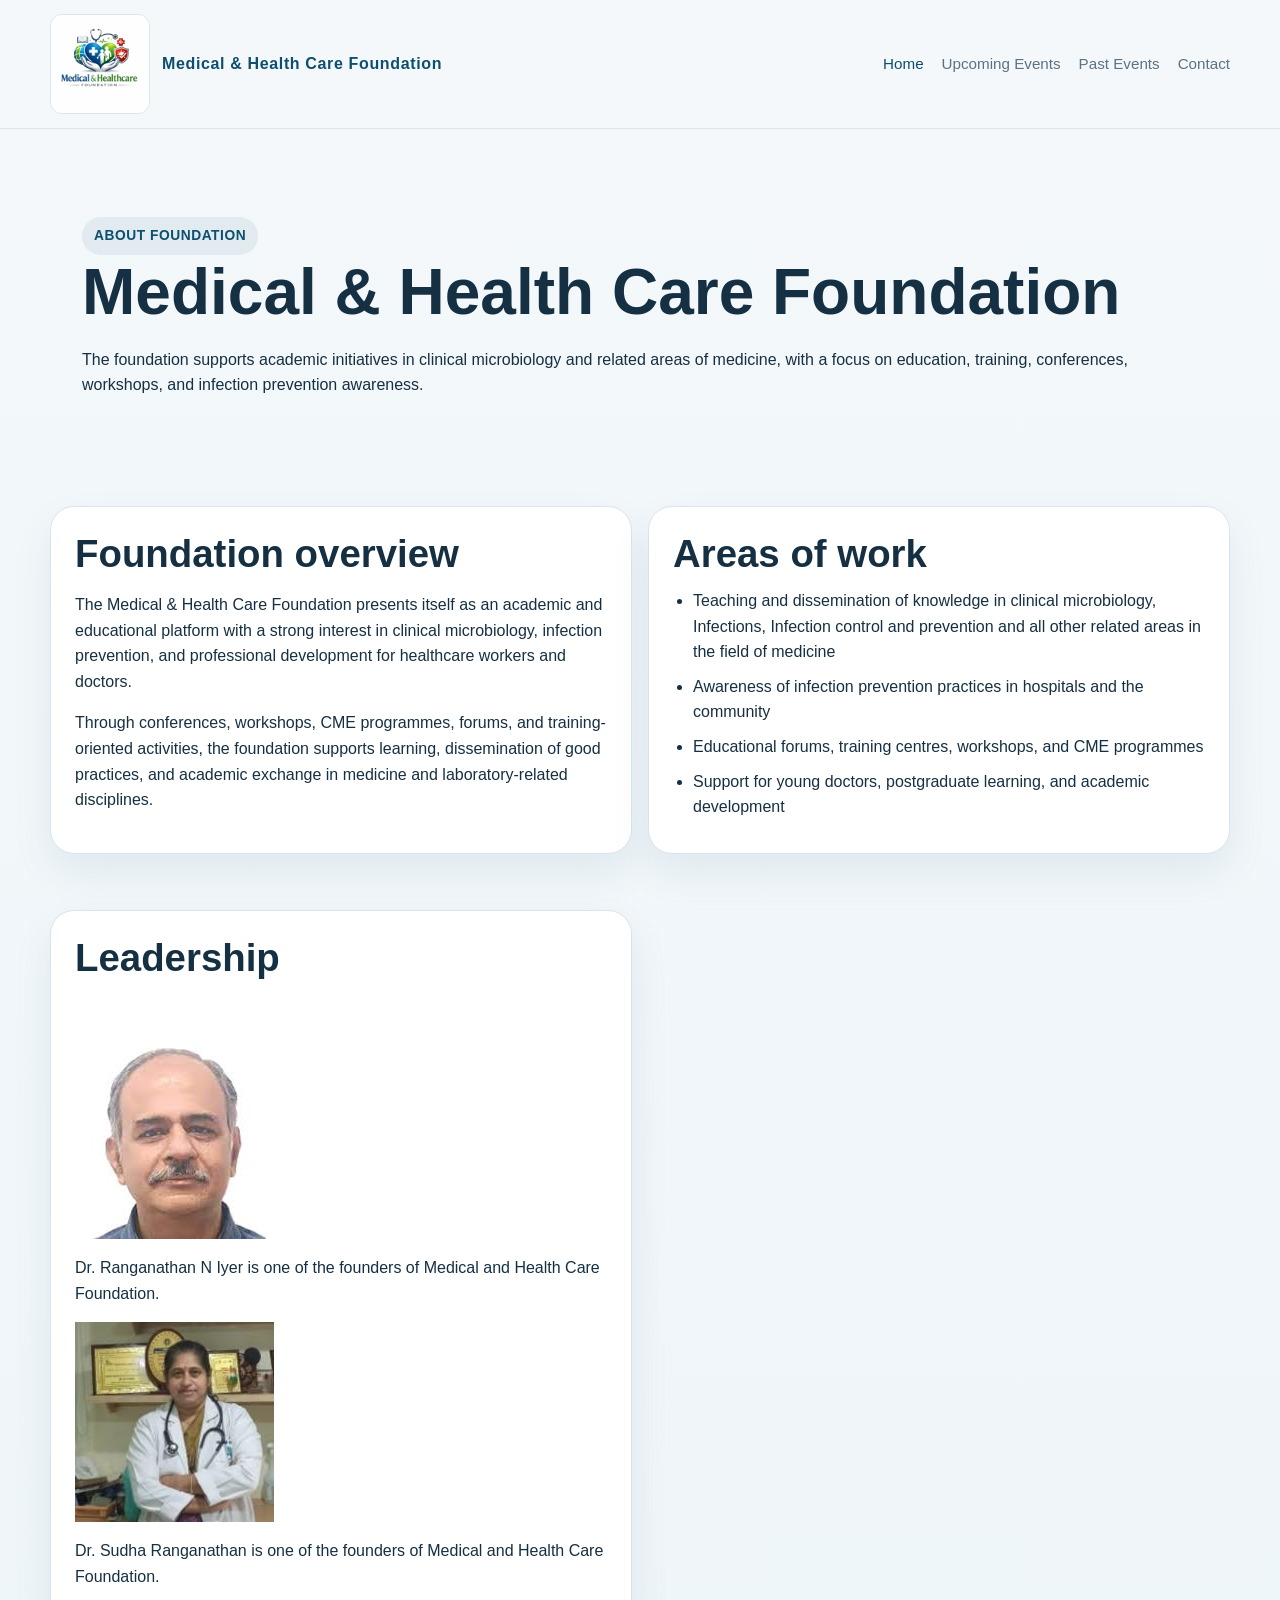
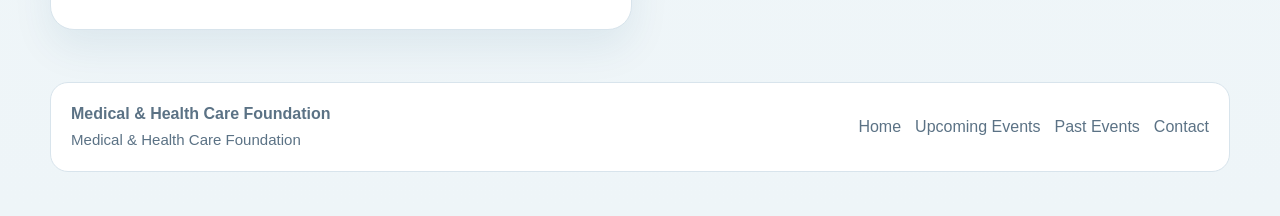
<file: index.html>
<!DOCTYPE html>
<html lang="en">
<head>
  <meta charset="UTF-8" />
  <meta name="viewport" content="width=device-width, initial-scale=1.0" />
  <title>About Foundation | Medical &amp; Health Care Foundation</title>
  <link rel="stylesheet" href="styles.css" />
</head>
<body>
  <header class="site-header">
    <div class="container nav-wrap">
      <div class="brand">
        <img src="assets/foundation-logo.jpeg" alt="Medical &amp; Health Care Foundation logo" />
        <div class="brand-text">
          <strong>Medical & Health Care Foundation</strong>
        </div>
      </div>
      <button class="menu-toggle" id="menuToggle" aria-label="Toggle menu">☰</button>
      <nav class="nav-links" id="navLinks">
        <a href="index.html" class="active">Home</a>
        <a href="upcoming-events.html">Upcoming Events</a>
        <a href="past-events.html">Past Events</a>
        <a href="contact.html">Contact</a>
      </nav>
    </div>
  </header>
  
<main>
  <section class="page-hero">
    <div class="container">

        <div class="hero-copy">
          <div class="eyebrow">About Foundation</div>
          <h1>Medical &amp; Health Care Foundation</h1>
          <p>
            The foundation supports academic initiatives in clinical microbiology and related areas of medicine, with a focus on education, training, conferences, workshops, and infection prevention awareness.
          </p>
        </div>
    </div>
  </section>

  <section>
    <div class="container grid-2">
      <div class="card">
        <h2>Foundation overview</h2>
        <p>
          The Medical &amp; Health Care Foundation presents itself as an academic and educational platform with a strong interest in clinical microbiology, infection prevention, and professional development for healthcare workers and doctors.
        </p>
        <p>
          Through conferences, workshops, CME programmes, forums, and training-oriented activities, the foundation supports learning, dissemination of good practices, and academic exchange in medicine and laboratory-related disciplines.
        </p>
      </div>
      <div class="card">
        <h2>Areas of work</h2>
        <ul class="clean">
          <li>Teaching and dissemination of knowledge in clinical microbiology, Infections,
Infection control and prevention and all other related areas in the field of
medicine</li>
          <li>Awareness of infection prevention practices in hospitals and the community</li>
          <li>Educational forums, training centres, workshops, and CME programmes</li>
          <li>Support for young doctors, postgraduate learning, and academic development</li>
        </ul>
      </div>
    </div>
  </section>

  <section>
    <div class="container grid-2">
      <div class="card">
        <h2>Leadership</h2>
        <img src="assets/drranganathan.jpg" alt="Dr.Ranganathan" />
        <p>
          Dr. Ranganathan N Iyer is one of the founders of Medical and Health Care Foundation.
        </p>
        <img src="assets/Drsudha.jpg" alt="Dr.Sudha" />
          <p>
          Dr. Sudha Ranganathan is one of the founders of Medical and Health Care Foundation.
        </p>
      </div>
    </div>
  </section>
</main>

  <footer class="site-footer">
    <div class="container">
      <div class="footer-card">
        <div>
          <strong>Medical & Health Care Foundation</strong><br />
          <span class="small">Medical &amp; Health Care Foundation</span>
        </div>
        <div class="footer-links">
        <a href="index.html" class="active">Home</a>
        <a href="upcoming-events.html">Upcoming Events</a>
        <a href="past-events.html">Past Events</a>
        <a href="contact.html">Contact</a>
        </div>
      </div>
    </div>
  </footer>
  <script src="script.js"></script>
</body>
</html>
</file>
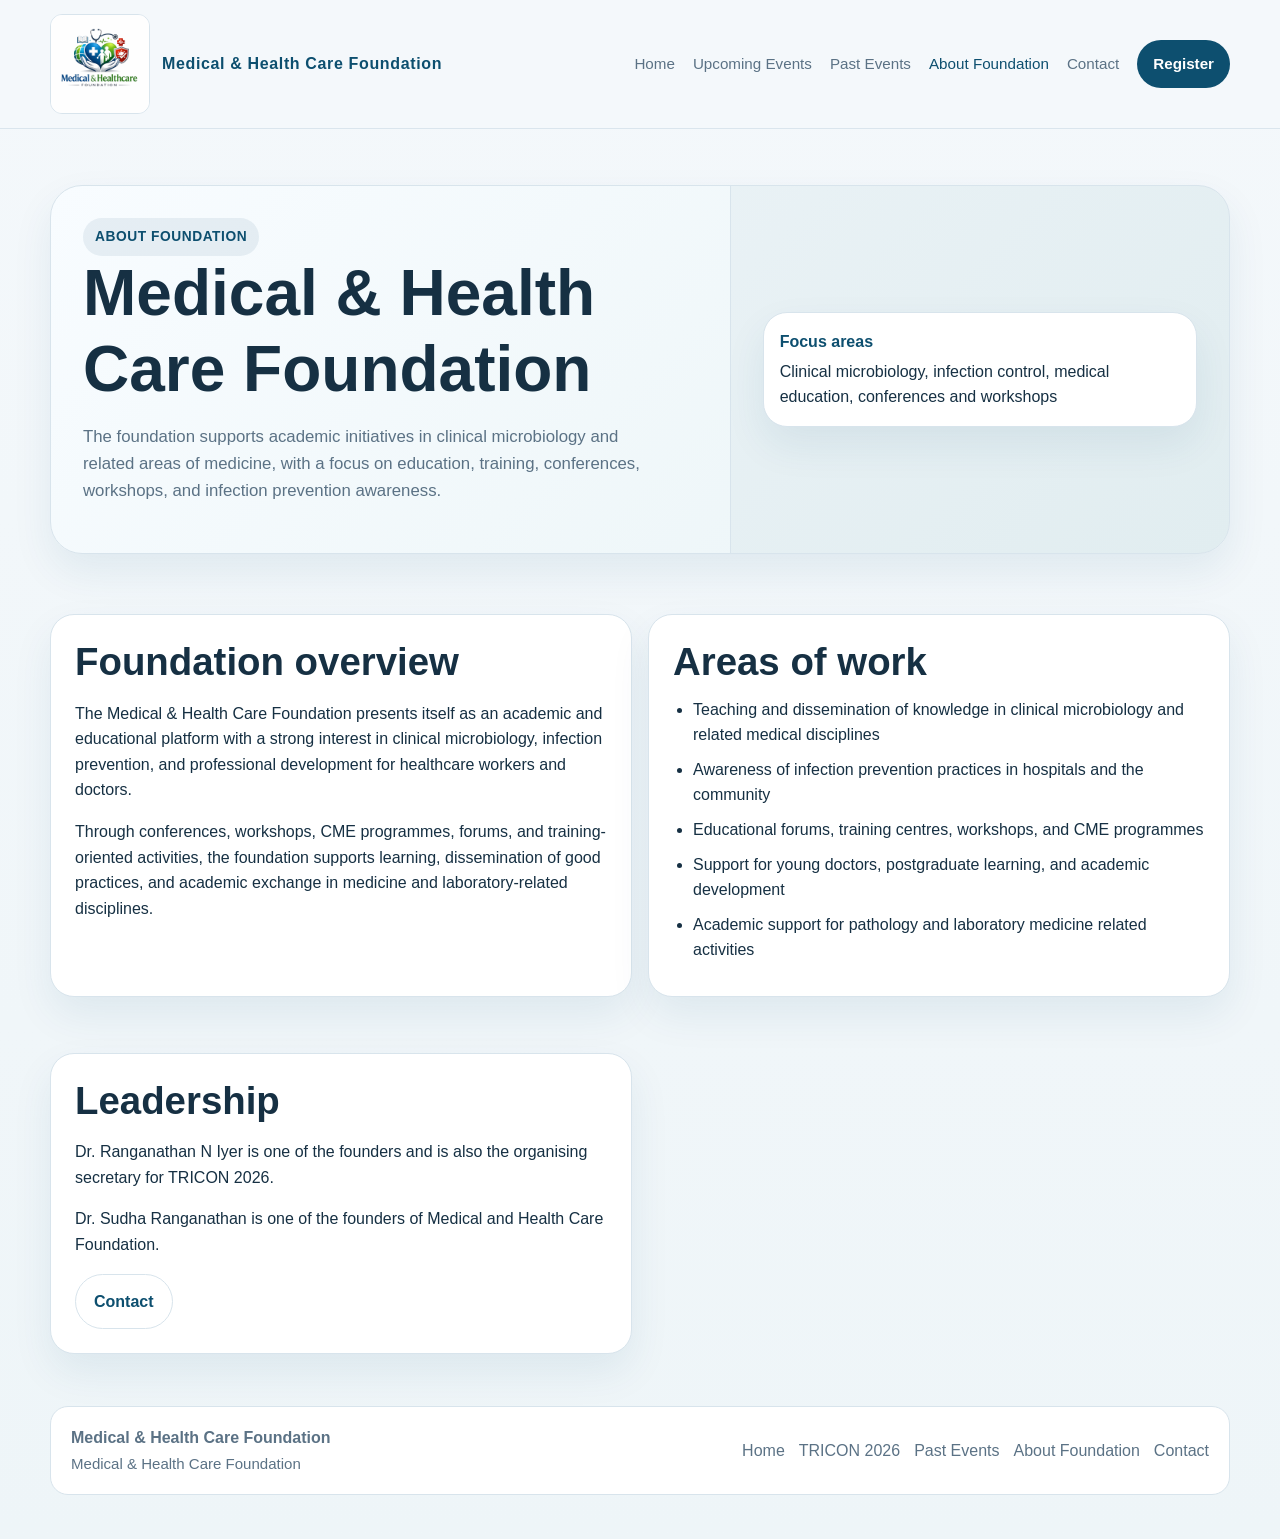
<file: about-foundation.html>
<!DOCTYPE html>
<html lang="en">
<head>
  <meta charset="UTF-8" />
  <meta name="viewport" content="width=device-width, initial-scale=1.0" />
  <title>About Foundation</title>
  <link rel="stylesheet" href="styles.css" />
</head>
<body>
  <header class="site-header">
    <div class="container nav-wrap">
      <div class="brand">
        <img src="assets/foundation-logo.jpeg" alt="Medical &amp; Health Care Foundation logo" />
        <div class="brand-text">
          <strong>Medical & Health Care Foundation</strong>
        </div>
      </div>
      <button class="menu-toggle" id="menuToggle" aria-label="Toggle menu">☰</button>
      <nav class="nav-links" id="navLinks">
        <a href="index.html">Home</a>
        <a href="tricon-2026.html">Upcoming Events</a>
        <a href="past-events.html">Past Events</a>
        <a href="about-foundation.html" class="active">About Foundation</a>
        <a href="contact.html">Contact</a>
        <a href="https://forms.gle/6FyqQYYERFJWdzvt6" target="_blank" rel="noopener" class="nav-cta">Register</a>
      </nav>
    </div>
  </header>
  
<main>
  <section class="page-hero">
    <div class="container">
      <div class="hero-card">
        <div class="hero-copy">
          <div class="eyebrow">About Foundation</div>
          <h1>Medical &amp; Health Care Foundation</h1>
          <p class="lead">
            The foundation supports academic initiatives in clinical microbiology and related areas of medicine, with a focus on education, training, conferences, workshops, and infection prevention awareness.
          </p>
        </div>
        <div class="hero-side centered">
          
          <div class="info-card">
            <strong>Focus areas</strong>
            <div>Clinical microbiology, infection control, medical education, conferences and workshops</div>
          </div>
        </div>
      </div>
    </div>
  </section>

  <section>
    <div class="container grid-2">
      <div class="card">
        <h2>Foundation overview</h2>
        <p>
          The Medical &amp; Health Care Foundation presents itself as an academic and educational platform with a strong interest in clinical microbiology, infection prevention, and professional development for healthcare workers and doctors.
        </p>
        <p>
          Through conferences, workshops, CME programmes, forums, and training-oriented activities, the foundation supports learning, dissemination of good practices, and academic exchange in medicine and laboratory-related disciplines.
        </p>
      </div>
      <div class="card">
        <h2>Areas of work</h2>
        <ul class="clean">
          <li>Teaching and dissemination of knowledge in clinical microbiology and related medical disciplines</li>
          <li>Awareness of infection prevention practices in hospitals and the community</li>
          <li>Educational forums, training centres, workshops, and CME programmes</li>
          <li>Support for young doctors, postgraduate learning, and academic development</li>
          <li>Academic support for pathology and laboratory medicine related activities</li>
        </ul>
      </div>
    </div>
  </section>

  <section>
    <div class="container grid-2">
      <div class="card">
        <h2>Leadership</h2>
        <p>
          Dr. Ranganathan N Iyer is one of the founders and is also the organising secretary for TRICON 2026.
        </p>
          <p>
          Dr. Sudha Ranganathan is one of the founders of Medical and Health Care Foundation.
        </p>
        <div class="cta-row">
          <a class="btn btn-secondary" href="contact.html">Contact</a>
        </div>
      </div>
    </div>
  </section>
</main>

  <footer class="site-footer">
    <div class="container">
      <div class="footer-card">
        <div>
          <strong>Medical & Health Care Foundation</strong><br />
          <span class="small">Medical &amp; Health Care Foundation</span>
        </div>
        <div class="footer-links">
          <a href="index.html">Home</a>
          <a href="tricon-2026.html">TRICON 2026</a>
          <a href="past-events.html">Past Events</a>
        <a href="about-foundation.html">About Foundation</a>
          <a href="contact.html">Contact</a>
        </div>
      </div>
    </div>
  </footer>
  <script src="script.js"></script>
</body>
</html>
</file>
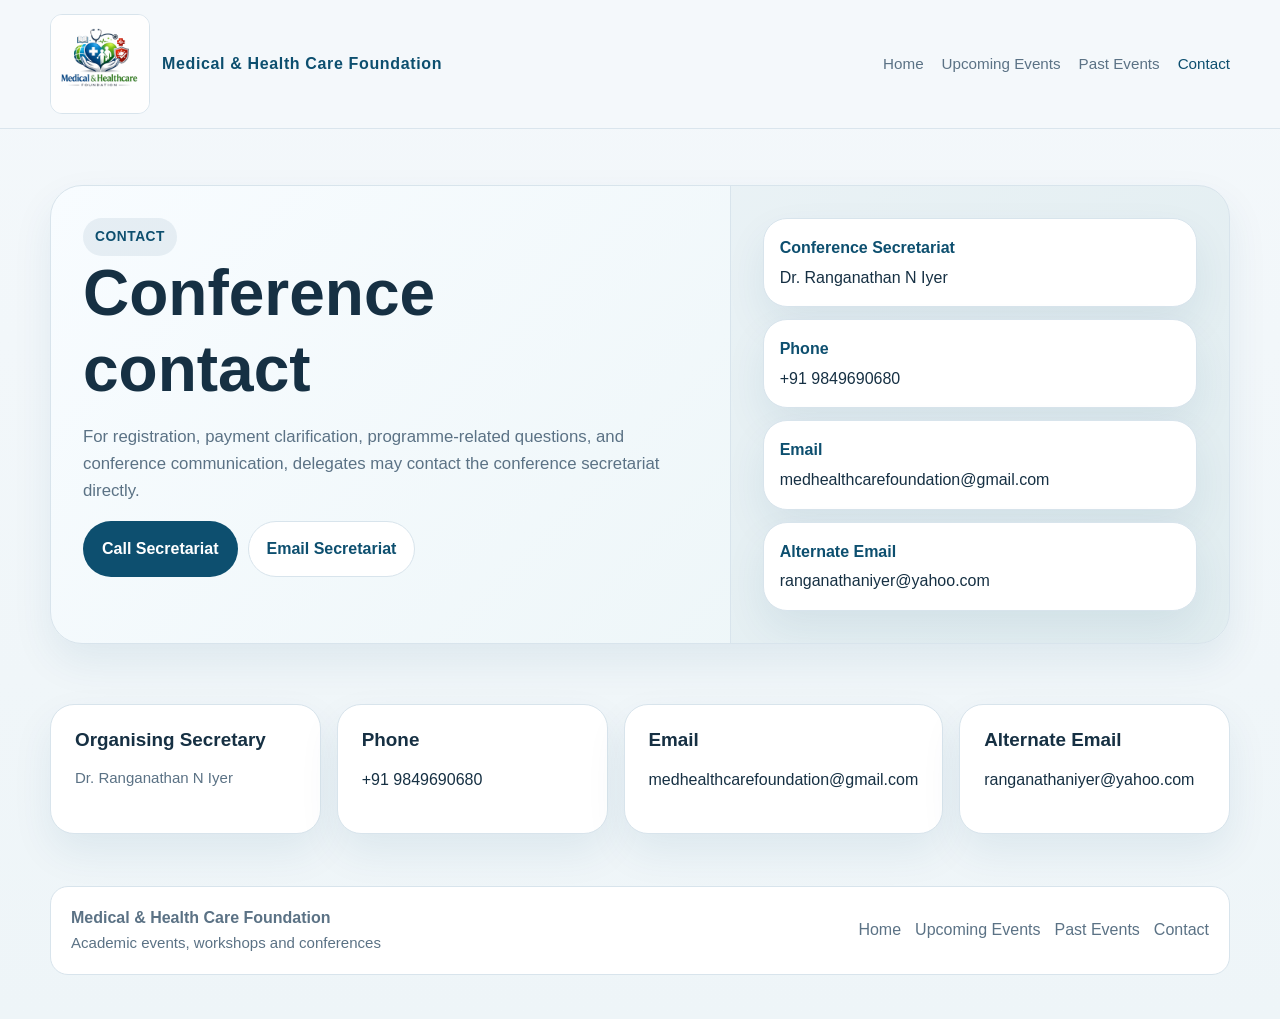
<file: contact.html>
<!DOCTYPE html>
<html lang="en">
<head>
  <meta charset="UTF-8" />
  <meta name="viewport" content="width=device-width, initial-scale=1.0" />
  <title>Contact | Medical &amp; Health Care Foundation</title>
  <link rel="stylesheet" href="styles.css" />
</head>
<body>
  <header class="site-header">
    <div class="container nav-wrap">
      <div class="brand">
        <img src="assets/foundation-logo.jpeg" alt="Medical &amp; Health Care Foundation logo" />
        <div class="brand-text">
          <strong>Medical &amp; Health Care Foundation</strong>
        </div>
      </div>
      <button class="menu-toggle" id="menuToggle" aria-label="Toggle menu">☰</button>
      <nav class="nav-links" id="navLinks">
        <a href="index.html">Home</a>
        <a href="upcoming-events.html">Upcoming Events</a>
        <a href="past-events.html">Past Events</a>
        <a href="contact.html" class="active">Contact</a>
      </nav>
    </div>
  </header>
  
<main>
  <section class="page-hero">
    <div class="container">
      <div class="hero-card">
        <div class="hero-copy">
          <div class="eyebrow">Contact</div>
          <h1>Conference contact</h1>
          <p class="lead">
            For registration, payment clarification, programme-related questions, and conference communication, delegates may contact the conference secretariat directly.
          </p>
          <div class="cta-row">
            <a class="btn btn-primary" href="tel:+919849690680">Call Secretariat</a>
            <a class="btn btn-secondary" href="mailto:medhealthcarefoundation@gmail.com">Email Secretariat</a>
          </div>
        </div>
        <div class="hero-side">
          
          <div class="info-card">
            <strong>Conference Secretariat</strong>
            <div>Dr. Ranganathan N Iyer</div>
          </div>
          <div class="info-card">
            <strong>Phone</strong>
            <div>+91 9849690680</div>
          </div>
          <div class="info-card">
            <strong>Email</strong>
            <div>medhealthcarefoundation@gmail.com</div>
          </div>
          <div class="info-card">
            <strong>Alternate Email</strong>
            <div>ranganathaniyer@yahoo.com</div>
          </div>
        </div>
      </div>
    </div>
  </section>

  <section>
    <div class="container contact-grid">
      <div class="card">
        <h3>Organising Secretary</h3>
        <p class="small">Dr. Ranganathan N Iyer</p>
      </div>
      <div class="card">
        <h3>Phone</h3>
        <p><a href="tel:+919849690680">+91 9849690680</a></p>
      </div>
      <div class="card">
        <h3>Email</h3>
        <p><a href="mailto:medhealthcarefoundation@gmail.com">medhealthcarefoundation@gmail.com</a></p>
      </div>
      <div class="card">
        <h3>Alternate Email</h3>
        <p><a href="mailto:ranganathaniyer@yahoo.com">ranganathaniyer@yahoo.com</a></p>
      </div>
    </div>
  </section>
</main>

  <footer class="site-footer">
    <div class="container">
      <div class="footer-card">
        <div>
          <strong>Medical &amp; Health Care Foundation</strong><br />
          <span class="small">Academic events, workshops and conferences</span>
        </div>
        <div class="footer-links">
        <a href="index.html">Home</a>
        <a href="upcoming-events.html">Upcoming Events</a>
        <a href="past-events.html">Past Events</a>
        <a href="contact.html" class="active">Contact</a>
        </div>
      </div>
    </div>
  </footer>
  <script src="script.js"></script>
</body>
</html>
</file>
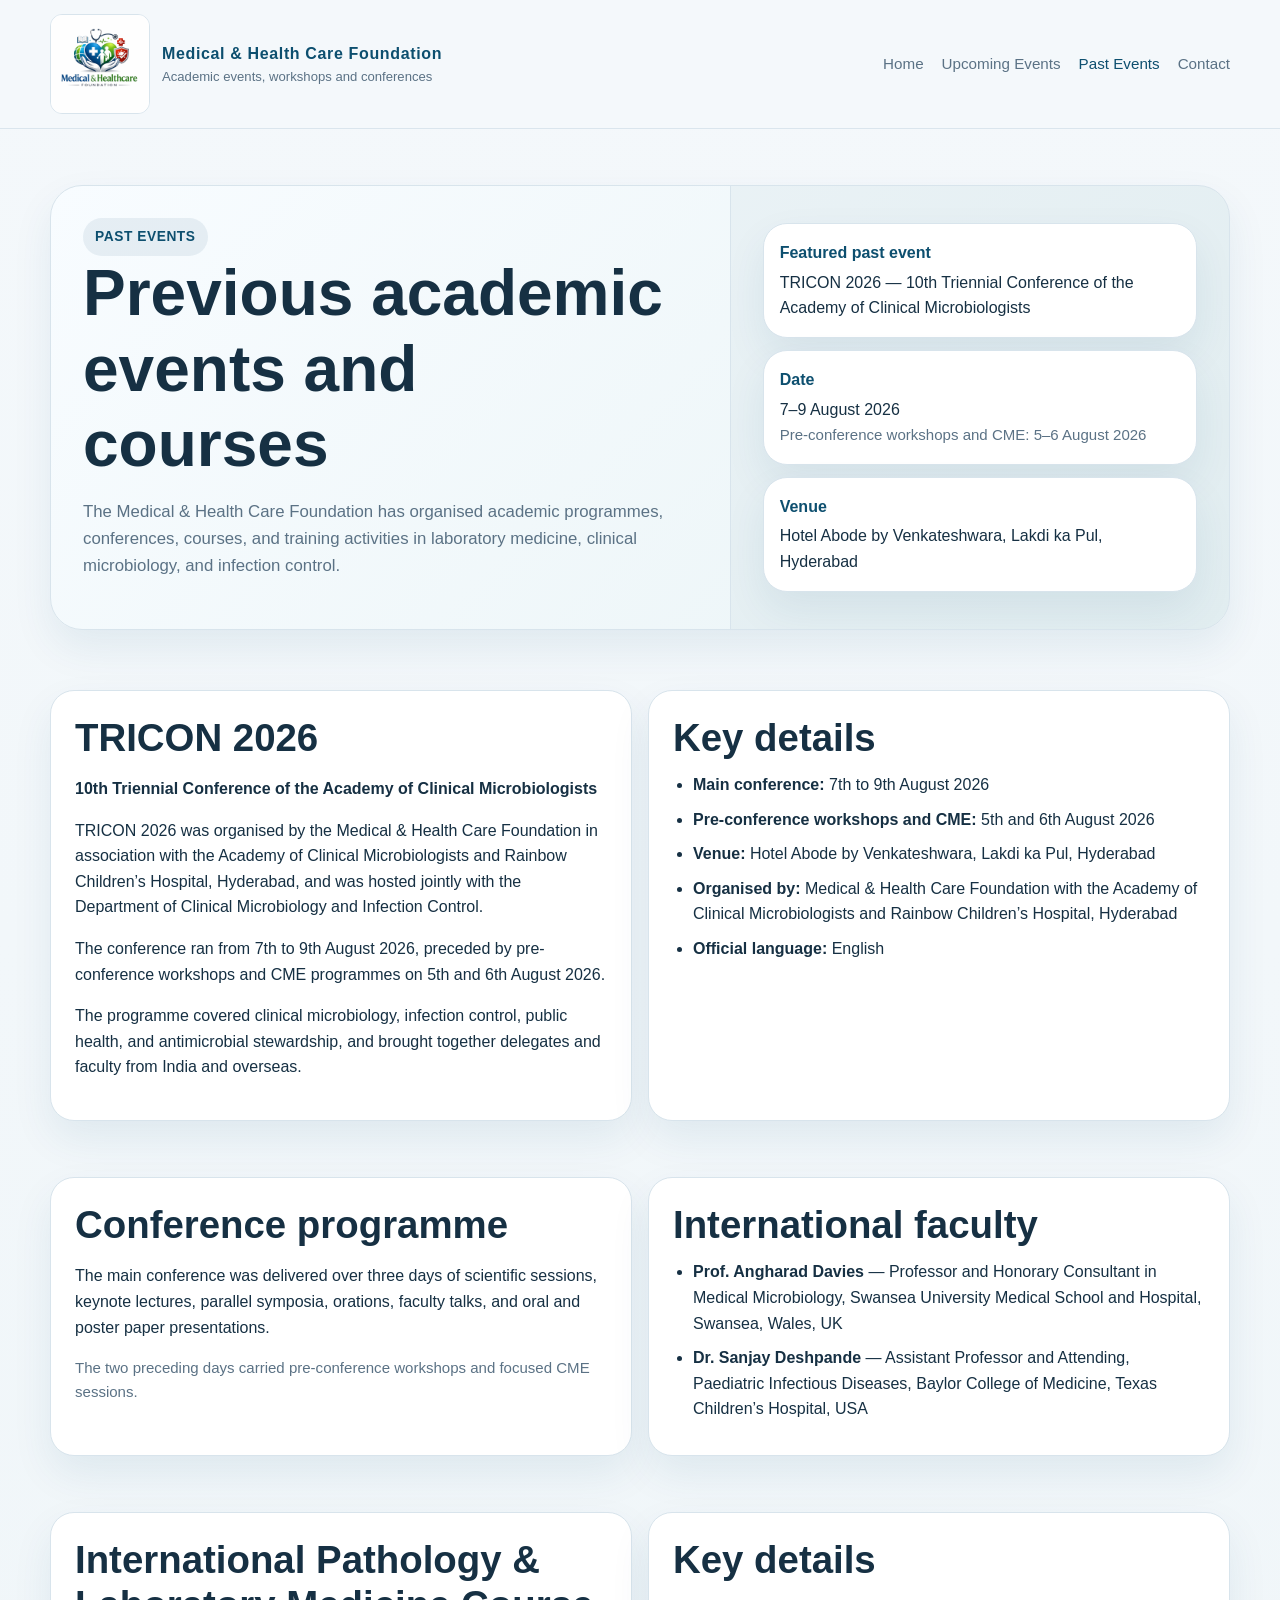
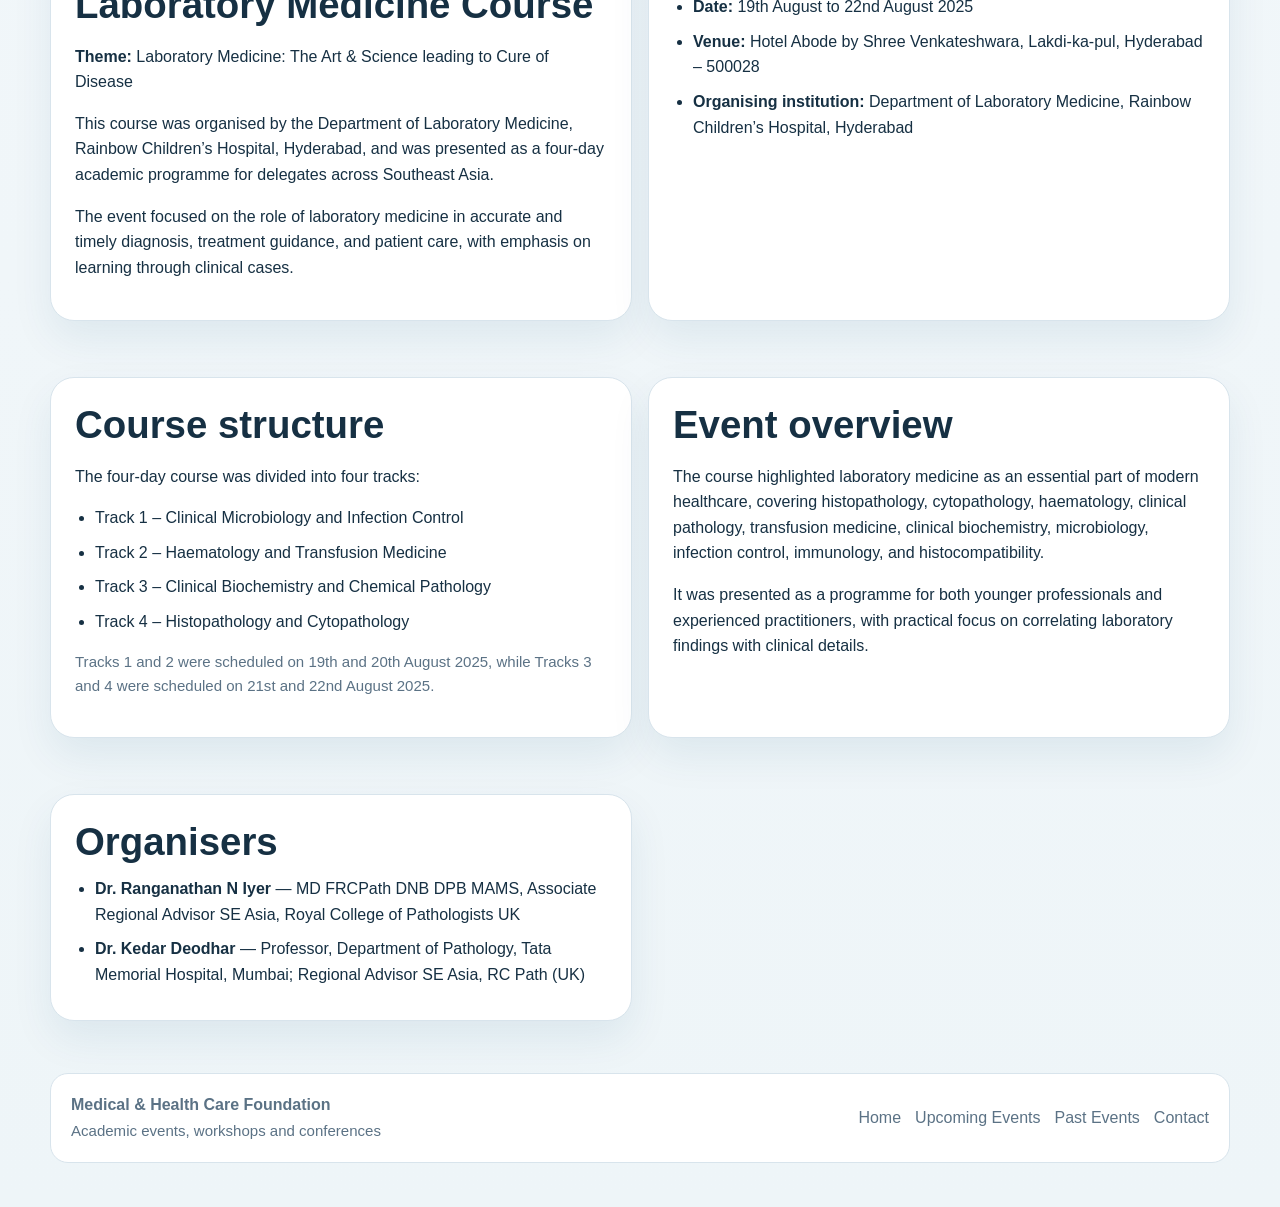
<file: past-events.html>
<!DOCTYPE html>
<html lang="en">
<head>
  <meta charset="UTF-8" />
  <meta name="viewport" content="width=device-width, initial-scale=1.0" />
  <title>Past Events | Medical &amp; Health Care Foundation</title>
  <link rel="stylesheet" href="styles.css" />
</head>
<body>
  <header class="site-header">
    <div class="container nav-wrap">
      <div class="brand">
        <img src="assets/foundation-logo.jpeg" alt="Medical &amp; Health Care Foundation logo" />
        <div class="brand-text">
          <strong>Medical &amp; Health Care Foundation</strong>
          <span>Academic events, workshops and conferences</span>
        </div>
      </div>
      <button class="menu-toggle" id="menuToggle" aria-label="Toggle menu">☰</button>
      <nav class="nav-links" id="navLinks">
        <a href="index.html">Home</a>
        <a href="upcoming-events.html">Upcoming Events</a>
        <a href="past-events.html" class="active">Past Events</a>
        <a href="contact.html">Contact</a>
      </nav>
    </div>
  </header>

  <main>
    <section class="page-hero">
      <div class="container">
        <div class="hero-card">
          <div class="hero-copy">
            <div class="eyebrow">Past Events</div>
            <h1>Previous academic events and courses</h1>
            <p class="lead">
              The Medical &amp; Health Care Foundation has organised academic programmes, conferences, courses, and training activities in laboratory medicine, clinical microbiology, and infection control.
            </p>
          </div>
          <div class="hero-side centered">
          
            <div class="info-card">
              <strong>Featured past event</strong>
              <div>TRICON 2026 &mdash; 10th Triennial Conference of the Academy of Clinical Microbiologists</div>
            </div>
            <div class="info-card">
              <strong>Date</strong>
              <div>7–9 August 2026<br />
              <span class="small">Pre-conference workshops and CME: 5–6 August 2026</span></div>
            </div>
            <div class="info-card">
              <strong>Venue</strong>
              <div>Hotel Abode by Venkateshwara, Lakdi ka Pul, Hyderabad</div>
            </div>
          </div>
        </div>
      </div>
    </section>
    <section>
      <div class="container grid-2">
        <div class="card">
          <h2>TRICON 2026</h2>
          <p>
            <strong>10th Triennial Conference of the Academy of Clinical Microbiologists</strong>
          </p>
          <p>
            TRICON 2026 was organised by the Medical &amp; Health Care Foundation in association with the Academy of Clinical Microbiologists and Rainbow Children&rsquo;s Hospital, Hyderabad, and was hosted jointly with the Department of Clinical Microbiology and Infection Control.
          </p>
          <p>
            The conference ran from 7th to 9th August 2026, preceded by pre-conference workshops and CME programmes on 5th and 6th August 2026.
          </p>
          <p>
            The programme covered clinical microbiology, infection control, public health, and antimicrobial stewardship, and brought together delegates and faculty from India and overseas.
          </p>
        </div>
        <div class="card">
          <h2>Key details</h2>
          <ul class="clean">
            <li><strong>Main conference:</strong> 7th to 9th August 2026</li>
            <li><strong>Pre-conference workshops and CME:</strong> 5th and 6th August 2026</li>
            <li><strong>Venue:</strong> Hotel Abode by Venkateshwara, Lakdi ka Pul, Hyderabad</li>
            <li><strong>Organised by:</strong> Medical &amp; Health Care Foundation with the Academy of Clinical Microbiologists and Rainbow Children&rsquo;s Hospital, Hyderabad</li>
            <li><strong>Official language:</strong> English</li>
          </ul>
        </div>
      </div>
    </section>

    <section>
      <div class="container grid-2">
        <div class="card">
          <h2>Conference programme</h2>
          <p>
            The main conference was delivered over three days of scientific sessions, keynote lectures, parallel symposia, orations, faculty talks, and oral and poster paper presentations.
          </p>
          <p class="small">
            The two preceding days carried pre-conference workshops and focused CME sessions.
          </p>
        </div>
        <div class="card">
          <h2>International faculty</h2>
          <ul class="clean">
            <li><strong>Prof. Angharad Davies</strong> &mdash; Professor and Honorary Consultant in Medical Microbiology, Swansea University Medical School and Hospital, Swansea, Wales, UK</li>
            <li><strong>Dr. Sanjay Deshpande</strong> &mdash; Assistant Professor and Attending, Paediatric Infectious Diseases, Baylor College of Medicine, Texas Children&rsquo;s Hospital, USA</li>
          </ul>
        </div>
      </div>
    </section>

    <section>
      <div class="container grid-2">
        <div class="card">
          <h2>International Pathology &amp; Laboratory Medicine Course</h2>
          <p>
            <strong>Theme:</strong> Laboratory Medicine: The Art &amp; Science leading to Cure of Disease
          </p>
          <p>
            This course was organised by the Department of Laboratory Medicine, Rainbow Children’s Hospital, Hyderabad, and was presented as a four-day academic programme for delegates across Southeast Asia.
          </p>
          <p>
            The event focused on the role of laboratory medicine in accurate and timely diagnosis, treatment guidance, and patient care, with emphasis on learning through clinical cases.
          </p>
        </div>
        <div class="card">
          <h2>Key details</h2>
          <ul class="clean">
            <li><strong>Date:</strong> 19th August to 22nd August 2025</li>
            <li><strong>Venue:</strong> Hotel Abode by Shree Venkateshwara, Lakdi-ka-pul, Hyderabad – 500028</li>
            <li><strong>Organising institution:</strong> Department of Laboratory Medicine, Rainbow Children’s Hospital, Hyderabad</li>
          </ul>
        </div>
      </div>
    </section>

    <section>
      <div class="container grid-2">
        <div class="card">
          <h2>Course structure</h2>
          <p>The four-day course was divided into four tracks:</p>
          <ul class="clean">
            <li>Track 1 – Clinical Microbiology and Infection Control</li>
            <li>Track 2 – Haematology and Transfusion Medicine</li>
            <li>Track 3 – Clinical Biochemistry and Chemical Pathology</li>
            <li>Track 4 – Histopathology and Cytopathology</li>
          </ul>
          <p class="small">
            Tracks 1 and 2 were scheduled on 19th and 20th August 2025, while Tracks 3 and 4 were scheduled on 21st and 22nd August 2025.
          </p>
        </div>
        <div class="card">
          <h2>Event overview</h2>
          <p>
            The course highlighted laboratory medicine as an essential part of modern healthcare, covering histopathology, cytopathology, haematology, clinical pathology, transfusion medicine, clinical biochemistry, microbiology, infection control, immunology, and histocompatibility.
          </p>
          <p>
            It was presented as a programme for both younger professionals and experienced practitioners, with practical focus on correlating laboratory findings with clinical details.
          </p>
        </div>
      </div>
    </section>

    <section>
      <div class="container grid-2">
        <div class="card">
          <h2>Organisers</h2>
          <ul class="clean">
            <li><strong>Dr. Ranganathan N Iyer</strong> — MD FRCPath DNB DPB MAMS, Associate Regional Advisor SE Asia, Royal College of Pathologists UK</li>
            <li><strong>Dr. Kedar Deodhar</strong> — Professor, Department of Pathology, Tata Memorial Hospital, Mumbai; Regional Advisor SE Asia, RC Path (UK)</li>
          </ul>
        </div>
      </div>
    </section>
  </main>

  <footer class="site-footer">
    <div class="container">
      <div class="footer-card">
        <div>
          <strong>Medical &amp; Health Care Foundation</strong><br />
          <span class="small">Academic events, workshops and conferences</span>
        </div>
        <div class="footer-links">
        <a href="index.html">Home</a>
        <a href="upcoming-events.html">Upcoming Events</a>
        <a href="past-events.html" class="active">Past Events</a>
        <a href="contact.html">Contact</a>
        </div>
      </div>
    </div>
  </footer>
  <script src="script.js"></script>
</body>
</html>
</file>
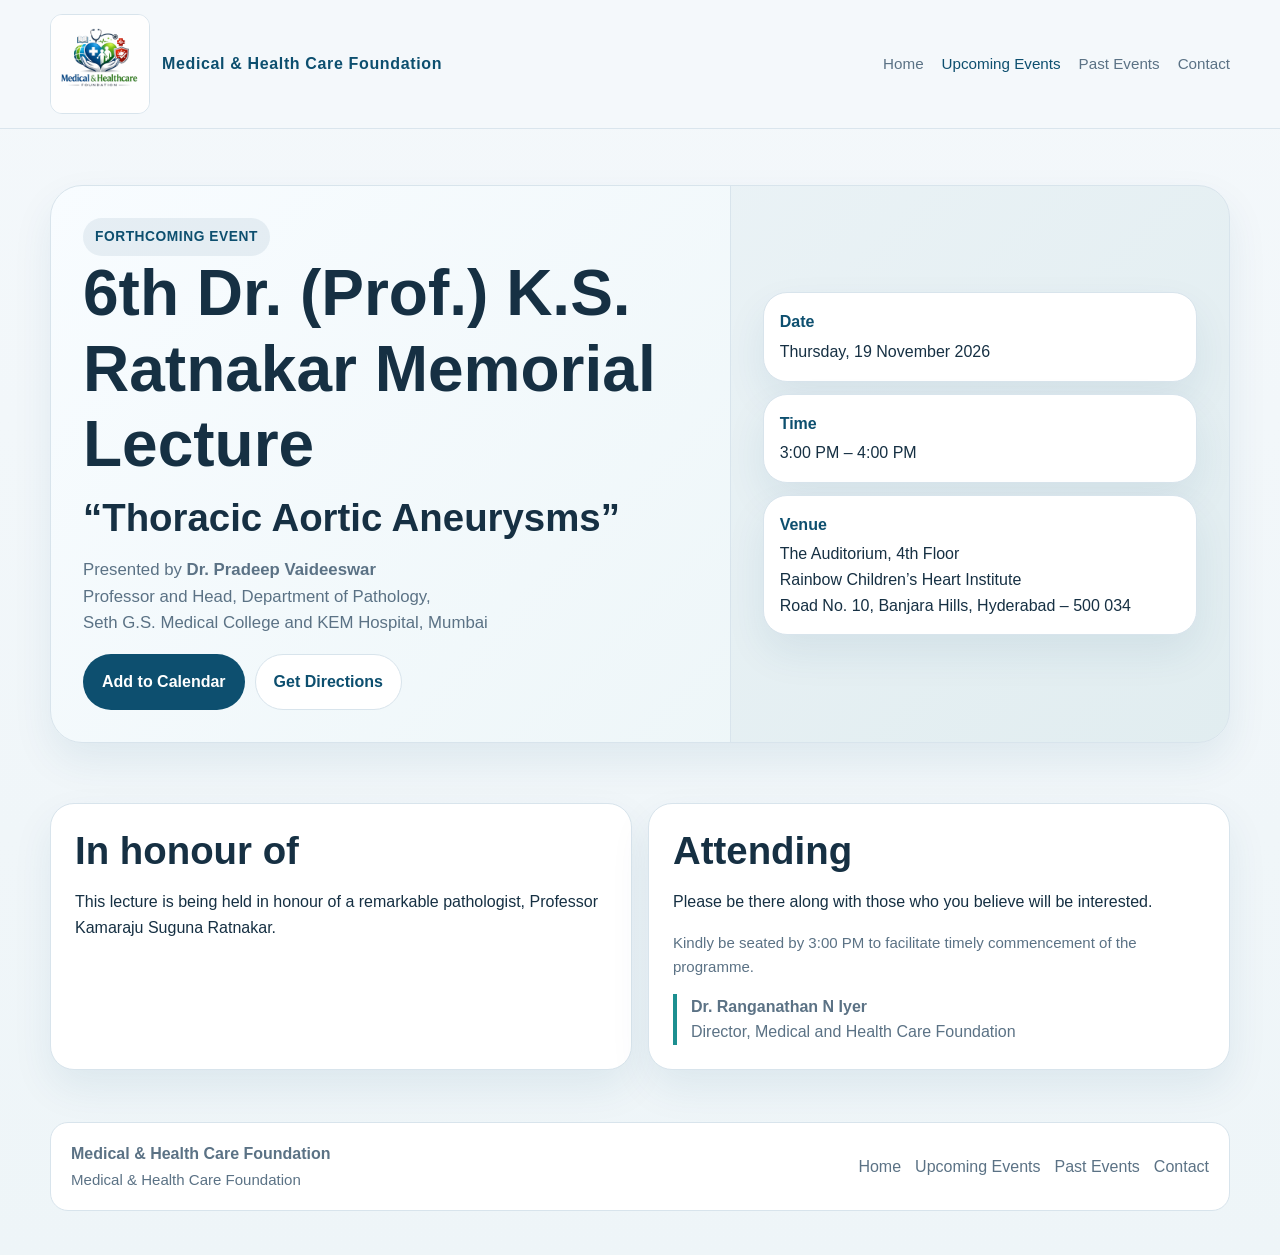
<file: tricon.html>
<!DOCTYPE html>
<html lang="en">
<head>
  <meta charset="UTF-8" />
  <meta name="viewport" content="width=device-width, initial-scale=1.0" />
  <title>Upcoming Events | Medical &amp; Health Care Foundation</title>
  <link rel="canonical" href="https://medhealthcarefoundation.com/upcoming-events.html" />
  <meta name="robots" content="noindex" />
  <meta http-equiv="refresh" content="0; url=upcoming-events.html" />
  <link rel="stylesheet" href="styles.css" />
</head>
<body>
  <main>
    <section class="page-hero">
      <div class="container">
        <div class="card">
          <h1>This page has moved</h1>
          <p class="lead">
            Upcoming events are now at
            <a href="upcoming-events.html">upcoming-events.html</a>.
          </p>
          <div class="cta-row">
            <a class="btn btn-primary" href="upcoming-events.html">Go to Upcoming Events</a>
          </div>
        </div>
      </div>
    </section>
  </main>
</body>
</html>
</file>
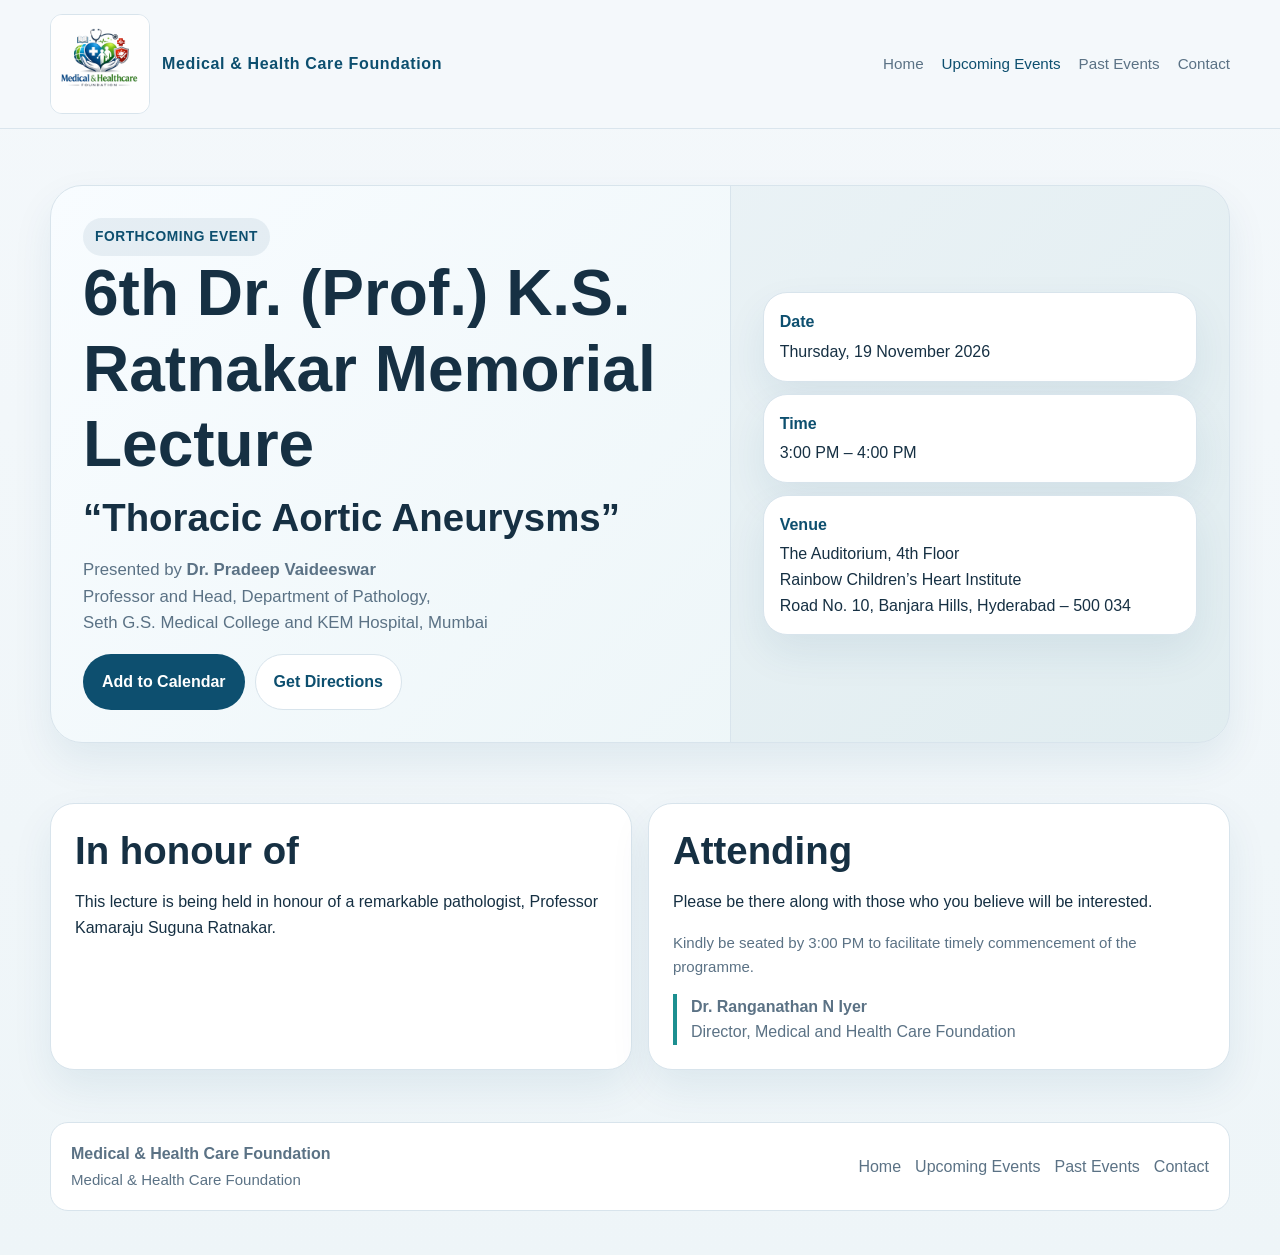
<file: upcoming-events.html>
<!DOCTYPE html>
<html lang="en">
<head>
  <meta charset="UTF-8" />
  <meta name="viewport" content="width=device-width, initial-scale=1.0" />
  <title>Upcoming Events | Medical &amp; Health Care Foundation</title>
  <link rel="stylesheet" href="styles.css" />
</head>
<body>
  <header class="site-header">
    <div class="container nav-wrap">
      <div class="brand">
        <img src="assets/foundation-logo.jpeg" alt="Medical &amp; Health Care Foundation logo" />
        <div class="brand-text">
          <strong>Medical & Health Care Foundation</strong>
        </div>
      </div>
      <button class="menu-toggle" id="menuToggle" aria-label="Toggle menu">☰</button>
      <nav class="nav-links" id="navLinks">
        <a href="index.html">Home</a>
        <a href="upcoming-events.html" class="active">Upcoming Events</a>
        <a href="past-events.html">Past Events</a>
        <a href="contact.html">Contact</a>
      </nav>
    </div>
  </header>
  
<main>
  <section class="page-hero">
    <div class="container">
      <div class="hero-card">
        <div class="hero-copy">
          <div class="eyebrow">Forthcoming Event</div>
          <h1>6th Dr. (Prof.) K.S. Ratnakar Memorial Lecture</h1>
          <h2>&ldquo;Thoracic Aortic Aneurysms&rdquo;</h2>
          <p class="lead">
            Presented by <strong>Dr. Pradeep Vaideeswar</strong><br />
            Professor and Head, Department of Pathology,<br />
            Seth G.S. Medical College and KEM Hospital, Mumbai
          </p>
          <div class="cta-row">
            <a class="btn btn-primary" href="ratnakar-memorial-lecture-2026.ics" download>Add to Calendar</a>
            <a class="btn btn-secondary" href="https://www.google.com/maps/search/?api=1&amp;query=Rainbow+Children%27s+Heart+Institute%2C+Road+No.+10%2C+Banjara+Hills%2C+Hyderabad" target="_blank" rel="noopener">Get Directions</a>
          </div>
        </div>
        <div class="hero-side centered">
          <div class="info-card">
            <strong>Date</strong>
            <div>Thursday, 19 November 2026</div>
          </div>
          <div class="info-card">
            <strong>Time</strong>
            <div>3:00 PM &ndash; 4:00 PM</div>
          </div>
          <div class="info-card">
            <strong>Venue</strong>
            <div>
              The Auditorium, 4th Floor<br />
              Rainbow Children&rsquo;s Heart Institute<br />
              Road No. 10, Banjara Hills, Hyderabad &ndash; 500 034
            </div>
          </div>
        </div>
      </div>
    </div>
  </section>

  <section>
    <div class="container grid-2">
      <div class="card">
        <h2>In honour of</h2>
        <p>
          This lecture is being held in honour of a remarkable pathologist,
          Professor Kamaraju Suguna Ratnakar.
        </p>
      </div>
      <div class="card">
        <h2>Attending</h2>
        <p>
          Please be there along with those who you believe will be interested.
        </p>
        <p class="small">
          Kindly be seated by 3:00 PM to facilitate timely commencement of the programme.
        </p>
        <p class="quote">
          <strong>Dr. Ranganathan N Iyer</strong><br />
          Director, Medical and Health Care Foundation
        </p>
      </div>
    </div>
  </section>
</main>

  <footer class="site-footer">
    <div class="container">
      <div class="footer-card">
        <div>
          <strong>Medical & Health Care Foundation</strong><br />
          <span class="small">Medical &amp; Health Care Foundation</span>
        </div>
        <div class="footer-links">
        <a href="index.html">Home</a>
        <a href="upcoming-events.html" class="active">Upcoming Events</a>
        <a href="past-events.html">Past Events</a>
        <a href="contact.html">Contact</a>
        </div>
      </div>
    </div>
  </footer>
  <script src="script.js"></script>
</body>
</html>
</file>
<file: styles.css>
:root{
  --bg:#f4f8fb;
  --surface:#ffffff;
  --surface-2:#eef5f8;
  --text:#163043;
  --muted:#5b7285;
  --line:#d8e4ec;
  --primary:#0d4f6f;
  --primary-dark:#09384d;
  --accent:#1c8f90;
  --shadow:0 18px 40px rgba(13,79,111,.08);
  --radius:24px;
  --max:1180px;
}
*{box-sizing:border-box}
html{scroll-behavior:smooth}
body{
  margin:0;
  font-family:Arial,Helvetica,sans-serif;
  background:linear-gradient(180deg,#f4f8fb 0%,#eef5f8 100%);
  color:var(--text);
  line-height:1.6;
}
a{color:inherit;text-decoration:none}
img{max-width:100%;display:block}
.container{width:min(100% - 32px,var(--max));margin:0 auto}
.site-header{
  position:sticky;top:0;z-index:1000;
  overflow:visible;
  background:rgba(244,248,251,.95);
  backdrop-filter:blur(10px);
  border-bottom:1px solid rgba(216,228,236,.95);
}
.nav-wrap{
  display:flex;align-items:center;justify-content:space-between;gap:16px;
  padding:14px 0;
}
.brand strong{display:block;font-size:1rem;letter-spacing:.04em;color:var(--primary)}
.brand span{display:block;font-size:.82rem;color:var(--muted)}
.menu-toggle{
  display:none;border:1px solid var(--line);background:var(--surface);
  padding:10px 12px;border-radius:12px;cursor:pointer
}
.nav-links{display:flex;gap:18px;align-items:center;flex-wrap:wrap}
.nav-links a{font-size:.95rem;color:var(--muted)}
.nav-links a:hover,.nav-links a.active{color:var(--primary)}
.nav-cta{
  background:var(--primary);color:#fff !important;padding:12px 16px;border-radius:999px;font-weight:700
}
.page-hero{padding:56px 0 32px}
.hero-card{
  display:grid;grid-template-columns:1.18fr .9fr;gap:24px;
  background:linear-gradient(135deg,#f8fcff 0%,#eaf4f6 100%);
  border:1px solid var(--line);border-radius:32px;overflow:hidden;box-shadow:var(--shadow)
}
.hero-copy,.hero-side{padding:32px}
.hero-side{background:rgba(13,79,111,.04);border-left:1px solid var(--line)}
.eyebrow{
  display:inline-flex;align-items:center;gap:8px;padding:8px 12px;border-radius:999px;
  background:rgba(13,79,111,.08);color:var(--primary);font-size:.86rem;font-weight:700;
  text-transform:uppercase;letter-spacing:.04em
}
h1,h2,h3,h4{margin:0 0 12px;line-height:1.18}
h1{font-size:clamp(2.2rem,5vw,4rem)}
h2{font-size:clamp(1.6rem,3vw,2.4rem)}
h3{font-size:1.18rem}
.lead{font-size:1.05rem;color:var(--muted);max-width:64ch}
.meta-row,.cta-row,.tag-row{display:flex;flex-wrap:wrap;gap:10px}
.meta-row{margin:22px 0 24px}
.pill{
  background:#fff;border:1px solid var(--line);border-radius:999px;
  padding:10px 14px;font-size:.95rem
}
.btn{
  display:inline-flex;align-items:center;justify-content:center;gap:8px;
  padding:14px 18px;border-radius:999px;font-weight:700;border:1px solid transparent;
  transition:.2s ease
}
.btn-primary{background:var(--primary);color:#fff}
.btn-primary:hover{background:var(--primary-dark)}
.btn-secondary{background:#fff;color:var(--primary);border-color:var(--line)}
.btn-secondary:hover{border-color:rgba(13,79,111,.25)}
section{padding:28px 0}
.section-head{
  display:flex;justify-content:space-between;align-items:end;gap:18px;margin-bottom:18px
}
.section-head p{margin:0;color:var(--muted);max-width:72ch}
.card,.info-card,.link-card,.faculty-card,.session,.timeline-item,.kpi-card{
  background:var(--surface);border:1px solid var(--line);border-radius:var(--radius);box-shadow:var(--shadow)
}
.card{padding:24px}
.info-card{padding:16px}
.info-card strong{display:block;color:var(--primary);margin-bottom:4px}
.kpi-grid,.grid-2,.grid-3,.grid-4,.faculty-grid,.contact-grid,.hotel-grid{
  display:grid;gap:16px
}
.kpi-grid,.grid-4,.contact-grid{grid-template-columns:repeat(4,1fr)}
.grid-3,.hotel-grid{grid-template-columns:repeat(3,1fr)}
.grid-2,.faculty-grid{grid-template-columns:repeat(2,1fr)}
.kpi-card{padding:20px}
.kpi-card strong{display:block;font-size:1.3rem;color:var(--primary);margin-bottom:6px}
.small,.muted{font-size:.94rem;color:var(--muted)}
.clean{margin:12px 0 0;padding-left:20px}
.clean li{margin-bottom:9px}
.note-list,.check-list{list-style:none;padding:0;margin:12px 0 0}
.note-list li,.check-list li{
  position:relative;padding-left:18px;margin-bottom:10px;color:var(--muted)
}
.note-list li::before,.check-list li::before{
  content:"";position:absolute;left:0;top:10px;width:7px;height:7px;border-radius:999px;background:var(--accent)
}
.subnav{
  position:sticky;top:74px;z-index:900
}
.subnav .inner{
  background:#fff;border:1px solid var(--line);border-radius:999px;padding:10px;
  display:flex;gap:8px;flex-wrap:wrap;box-shadow:var(--shadow)
}
.subnav a{padding:10px 14px;border-radius:999px;font-weight:700;font-size:.92rem;color:var(--muted)}
.subnav a:hover,.subnav a.active{background:rgba(13,79,111,.08);color:var(--primary)}
.tabs{display:flex;flex-wrap:wrap;gap:10px;margin-bottom:18px}
.tab-btn{
  border:1px solid var(--line);background:#fff;color:var(--primary);
  border-radius:999px;padding:12px 16px;font-weight:700;cursor:pointer
}
.tab-btn.active{background:var(--primary);color:#fff;border-color:var(--primary)}
.tab-panel{display:none}
.tab-panel.active{display:block}
.session-list{display:grid;gap:14px}
.session{padding:18px;background:#fbfdff}
.session strong{display:block;color:var(--primary);margin-bottom:6px}
.session small{display:block;color:var(--accent);font-weight:700;margin-bottom:6px}
.badge{
  display:inline-flex;padding:8px 12px;border-radius:999px;background:rgba(28,143,144,.12);
  color:var(--accent);font-weight:700;font-size:.85rem;margin-bottom:10px
}
.table-wrap{overflow:auto;border:1px solid var(--line);border-radius:20px;margin-top:14px}
table{width:100%;min-width:860px;border-collapse:collapse;background:#fff}
th,td{padding:14px 16px;border-bottom:1px solid var(--line);text-align:left;font-size:.95rem;vertical-align:top}
th{background:var(--surface-2);color:var(--primary)}
.timeline{display:grid;gap:14px}
.timeline-item{padding:18px}
.timeline-item strong{display:block;color:var(--primary);margin-bottom:6px}
.timeline-item .date{display:inline-block;margin-bottom:8px;padding:6px 10px;border-radius:999px;background:rgba(13,79,111,.08);color:var(--primary);font-size:.85rem;font-weight:700}
.hero-side .info-card + .info-card{margin-top:12px}
.footer-card{
  display:flex;justify-content:space-between;align-items:center;flex-wrap:wrap;gap:14px;
  background:#fff;border:1px solid var(--line);border-radius:18px;padding:18px 20px
}
.footer-links{display:flex;gap:14px;flex-wrap:wrap}
.site-footer{padding:24px 0 44px;color:var(--muted)}
.quote{
  border-left:4px solid var(--accent);padding-left:14px;color:var(--muted);margin:14px 0 0
}
.hero-title-split{display:grid;gap:10px}
@media (max-width:1000px){
  .hero-card,.kpi-grid,.grid-2,.grid-3,.grid-4,.faculty-grid,.contact-grid,.hotel-grid{grid-template-columns:1fr 1fr}
}
@media (max-width:760px){
  .menu-toggle{display:inline-flex; margin-left:auto; flex-shrink:0}
  .nav-wrap{flex-wrap:nowrap; align-items:center}
  .brand{flex:1 1 auto; min-width:0}
  .brand-text strong{font-size:.92rem; line-height:1.15}
  .brand-text span{font-size:.72rem; white-space:nowrap; overflow:hidden; text-overflow:ellipsis}
  .nav-links{display:none;width:100%;flex-direction:column;align-items:stretch;padding-top:8px}
  .nav-links.open{display:flex; position:absolute; left:16px; right:16px; top:100%; background:#fff; border:1px solid var(--line); border-radius:18px; padding:12px; box-shadow:var(--shadow)}
  .nav-cta{text-align:center;width:100%}
  .hero-card,.kpi-grid,.grid-2,.grid-3,.grid-4,.faculty-grid,.contact-grid,.hotel-grid{grid-template-columns:1fr}
  .hero-side{border-left:0;border-top:1px solid var(--line)}
  .section-head{flex-direction:column;align-items:start}
  .subnav{top:66px}
  table{min-width:700px}
}


.brand{display:flex;align-items:center;gap:12px;min-width:0}
.brand img{
  width:100px;height:100px;object-fit:cover;border-radius:12px;
  border:1px solid var(--line);background:#fff;flex-shrink:0
}
.brand-text{min-width:0}
.hero-logo{
  width:min(240px, 70%);
  border-radius:24px;
  background:#fff;
  border:1px solid var(--line);
  padding:10px;
  box-shadow:var(--shadow);
  margin-left:auto;
  margin-right:auto;
}
.hero-side.centered{
  display:flex;
  flex-direction:column;
  justify-content:center;
}
@media (max-width:760px){
  .brand img{width:72px;height:72px}
  .hero-logo{width:min(220px, 78%)}
}
</file>
